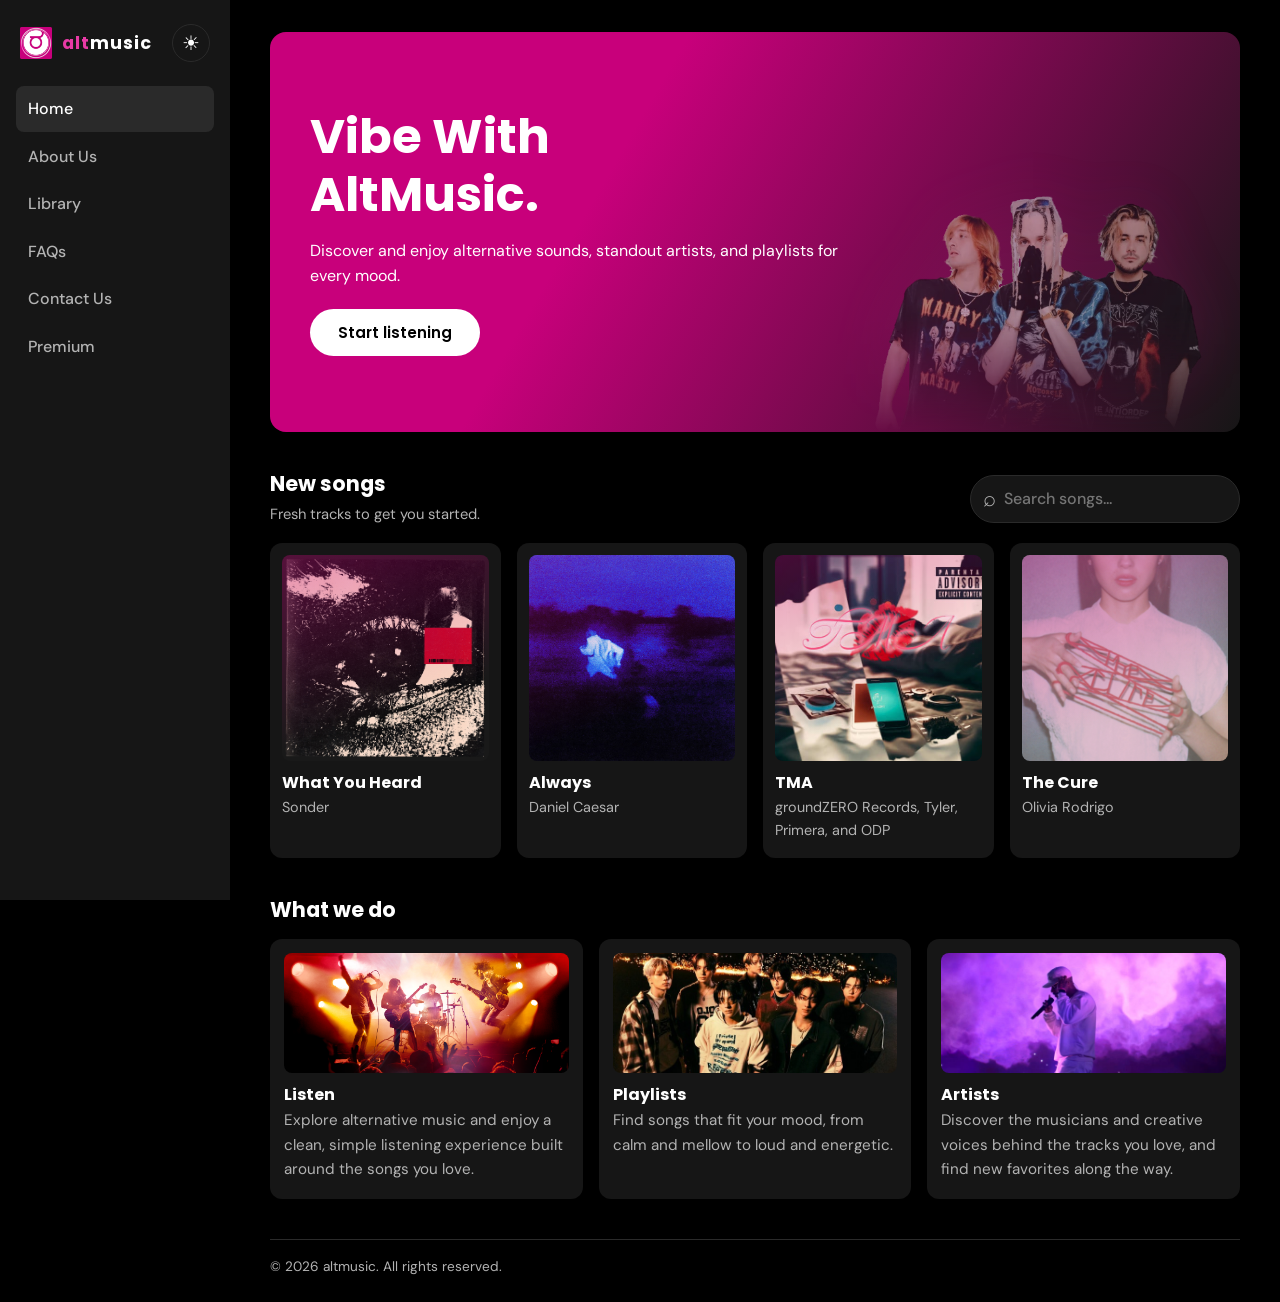
<file: index.html>
<!DOCTYPE html>
<html lang="en">
<head>
  <meta charset="UTF-8">
  <meta name="viewport" content="width=device-width, initial-scale=1.0">
  <title>AltMusic - Home</title>
  <link rel="stylesheet" href="https://fonts.googleapis.com/css2?family=DM+Sans:wght@400;500&family=Poppins:wght@600;700&display=swap">
  <link rel="stylesheet" href="style.css">
</head>
<body>
  <input type="checkbox" id="mode" class="mode-toggle" aria-label="Light mode">

  <div class="layout">
    <aside class="sidebar">
      <div class="brand-row">
        <a class="brand" href="index.html"><img src="images/Logo1.png" alt="" width="32" height="32"><div><span>alt</span>music</div></a>
        <label class="toggle" for="mode" title="Switch light/dark mode" aria-label="Switch light/dark mode"><span class="sun-icon">☀</span><span class="moon-icon">☾</span></label>
      </div>

      <nav>
        <a href="index.html" aria-current="page">Home</a>
        <a href="about.html">About Us</a>
        <a href="library.html">Library</a>
        <a href="faq.html">FAQs</a>
        <a href="contact.html">Contact Us</a>
        <a href="premium.html">Premium</a>
      </nav>
    </aside>

    <main>
      <section class="hero">
        <div class="hero-content">
          <h1>Vibe With AltMusic.</h1>
          <p>Discover and enjoy alternative sounds, standout artists, and playlists for every mood.</p>
          <a class="btn" href="library.html">Start listening</a>
        </div>

        <img src="images/ArtistCover.png" alt="Artist" class="hero-artist">
      </section>

      <section>
        <div class="songs-heading">
          <div>
            <h2>New songs</h2>
            <p class="section-note">Fresh tracks to get you started.</p>
          </div>

          <label class="search-box">
            <span aria-hidden="true">⌕</span>
            <input type="search" placeholder="Search songs..." aria-label="Search songs">
          </label>
        </div>

        <div class="songs">
          <article class="song">
            <div class="cover"><img src="images/Song1.jpg" alt="What You Heard cover"></div>
            <h3>What You Heard</h3>
            <p>Sonder</p>
          </article>

          <article class="song">
            <div class="cover"><img src="images/Song2.jpg" alt="Always cover"></div>
            <h3>Always</h3>
            <p>Daniel Caesar</p>
          </article>

          <article class="song">
            <div class="cover"><img src="images/Song3.jpg" alt="TMA cover"></div>
            <h3>TMA</h3>
            <p>groundZERO Records, Tyler, Primera, and ODP</p>
          </article>

          <article class="song">
            <div class="cover"><img src="images/Song4.png" alt="The Cure cover"></div>
            <h3>The Cure</h3>
            <p>Olivia Rodrigo</p>
          </article>
        </div>
      </section>

      <section>
        <h2>What we do</h2>

        <div class="cards">
          <div class="card">
            <div class="art">
              <img src="images/Listen.png" alt="Listen to alternative music">
            </div>
            <h3>Listen</h3>
            <p>Explore alternative music and enjoy a clean, simple listening experience built around the songs you love.</p>
          </div>

          <div class="card">
            <div class="art">
              <img src="images/Playlists" alt="Music playlists">
            </div>
            <h3>Playlists</h3>
            <p>Find songs that fit your mood, from calm and mellow to loud and energetic.</p>
          </div>

          <div class="card">
            <div class="art">
              <img src="images/Artists.jpg" alt="Music artists">
            </div>
            <h3>Artists</h3>
            <p>Discover the musicians and creative voices behind the tracks you love, and find new favorites along the way.</p>
          </div>
        </div>
      </section>

      <footer>&copy; 2026 altmusic. All rights reserved.</footer>
    </main>
  </div>
</body>
</html>
</file>
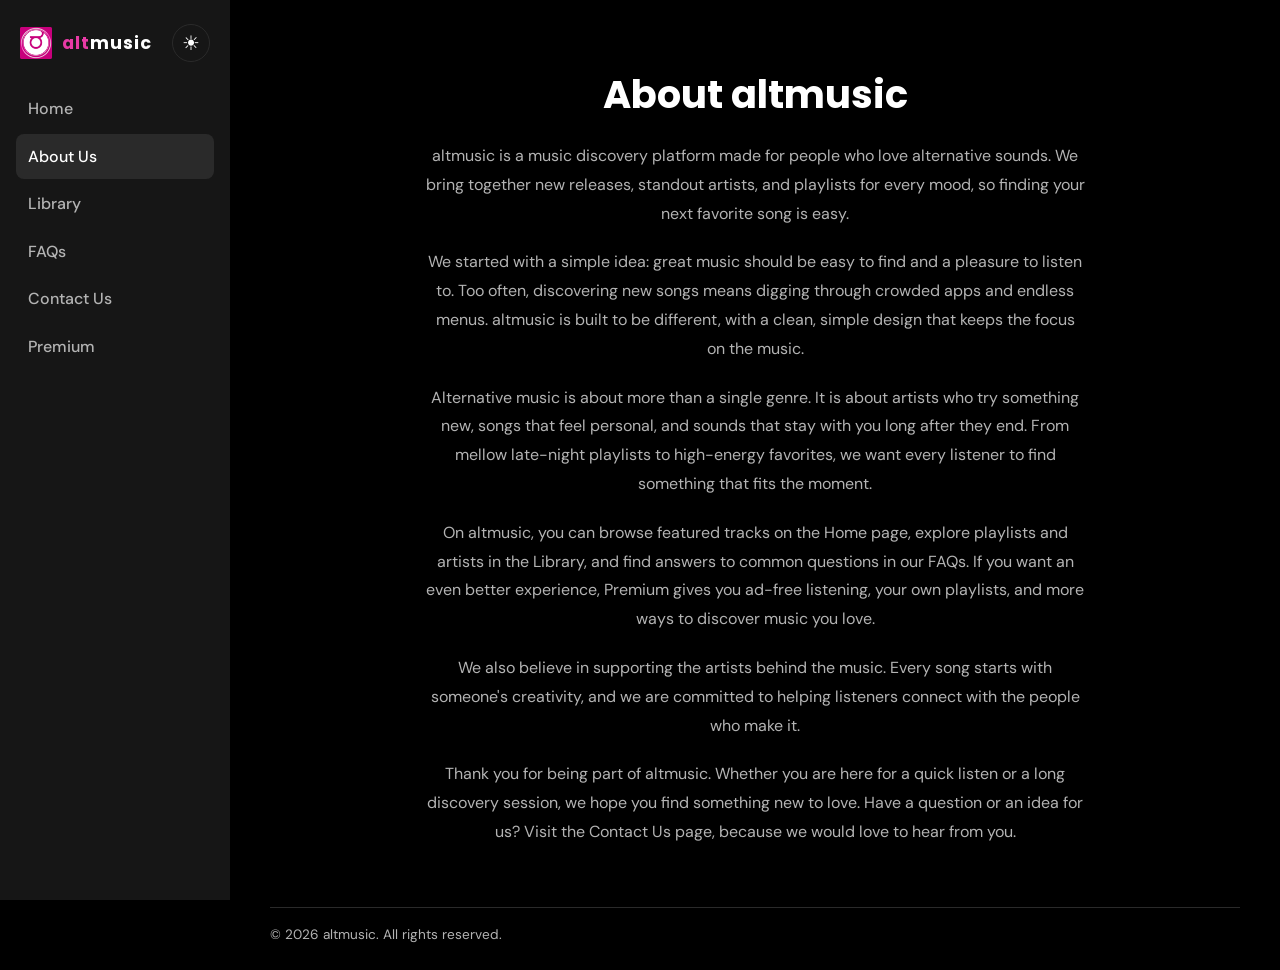
<file: about.html>
<!DOCTYPE html>
<html lang="en">
<head>
  <meta charset="UTF-8">
  <meta name="viewport" content="width=device-width, initial-scale=1.0">
  <title>Altmusic - About</title>
  <link rel="stylesheet" href="https://fonts.googleapis.com/css2?family=DM+Sans:wght@400;500&family=Poppins:wght@600;700&display=swap">
  <link rel="stylesheet" href="style.css">
</head>
<body>

  <input type="checkbox" id="mode" class="mode-toggle" aria-label="Light mode">

  <div class="layout">
    <aside class="sidebar">
      <div class="brand-row">
        <a class="brand" href="index.html"><img src="images/Logo1.png" alt="" width="32" height="32"><div><span>alt</span>music</div></a>
        <label class="toggle" for="mode" title="Switch light/dark mode" aria-label="Switch light/dark mode"><span class="sun-icon">☀</span><span class="moon-icon">☾</span></label>
      </div>
      <nav><a href="index.html">Home</a><a href="about.html" aria-current="page">About Us</a><a href="library.html">Library</a><a href="faq.html">FAQs</a><a href="contact.html">Contact Us</a><a href="premium.html">Premium</a></nav>
    </aside>

    <main>
      <section class="centered">
        <h1>About altmusic</h1>
        <p style="margin-top:16px">altmusic is a music discovery platform made for people who love alternative sounds. We bring together new releases, standout artists, and playlists for every mood, so finding your next favorite song is easy.</p>
        <p>We started with a simple idea: great music should be easy to find and a pleasure to listen to. Too often, discovering new songs means digging through crowded apps and endless menus. altmusic is built to be different, with a clean, simple design that keeps the focus on the music.</p>
        <p>Alternative music is about more than a single genre. It is about artists who try something new, songs that feel personal, and sounds that stay with you long after they end. From mellow late-night playlists to high-energy favorites, we want every listener to find something that fits the moment.</p>
        <p>On altmusic, you can browse featured tracks on the Home page, explore playlists and artists in the Library, and find answers to common questions in our FAQs. If you want an even better experience, Premium gives you ad-free listening, your own playlists, and more ways to discover music you love.</p>
        <p>We also believe in supporting the artists behind the music. Every song starts with someone's creativity, and we are committed to helping listeners connect with the people who make it.</p>
        <p>Thank you for being part of altmusic. Whether you are here for a quick listen or a long discovery session, we hope you find something new to love. Have a question or an idea for us? Visit the Contact Us page, because we would love to hear from you.</p>
      </section>

      <footer>&copy; 2026 altmusic. All rights reserved.</footer>
    </main>
  </div>
</body>
</html>
</file>
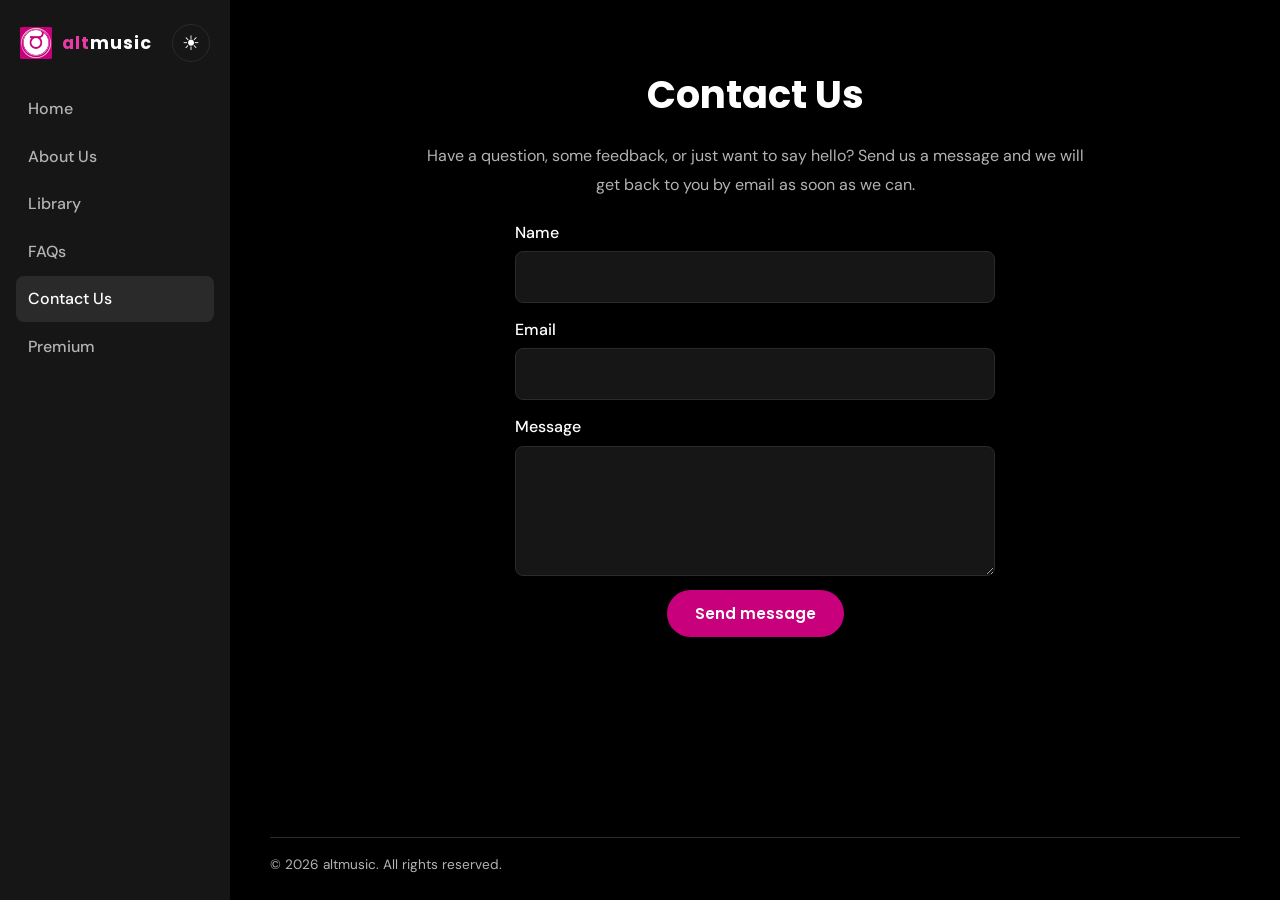
<file: contact.html>
<!DOCTYPE html>
<html lang="en">
<head>
  <meta charset="UTF-8">
  <meta name="viewport" content="width=device-width, initial-scale=1.0">
  <title>AltMusic - Contacts</title>
  <link rel="stylesheet" href="https://fonts.googleapis.com/css2?family=DM+Sans:wght@400;500&family=Poppins:wght@600;700&display=swap">
  <link rel="stylesheet" href="style.css">
</head>
<body>
  <input type="checkbox" id="mode" class="mode-toggle" aria-label="Light mode">

  <div class="layout">
    <aside class="sidebar">
      <div class="brand-row">
        <a class="brand" href="index.html"><img src="images/Logo1.png" alt="" width="32" height="32"><div><span>alt</span>music</div></a>
        <label class="toggle" for="mode" title="Switch light/dark mode" aria-label="Switch light/dark mode"><span class="sun-icon">☀</span><span class="moon-icon">☾</span></label>
      </div>

      <nav><a href="index.html">Home</a><a href="about.html">About Us</a><a href="library.html">Library</a><a href="faq.html">FAQs</a><a href="contact.html" aria-current="page">Contact Us</a><a href="premium.html">Premium</a></nav>
    </aside>

    <main>
      <section class="centered">
        <h1>Contact Us</h1>
        <p style="margin-top:16px">Have a question, some feedback, or just want to say hello? Send us a message and we will get back to you by email as soon as we can.</p>
        <form action="#" method="post">
          <label>Name <input type="text" name="name" required></label>
          <label>Email <input type="email" name="email" required></label>
          <label>Message <textarea name="message" required></textarea></label>
          <button class="btn" type="submit">Send message</button>
        </form>
      </section>
      
      <footer>&copy; 2026 altmusic. All rights reserved.</footer>
    </main>
  </div>
</body>
</html>
</file>
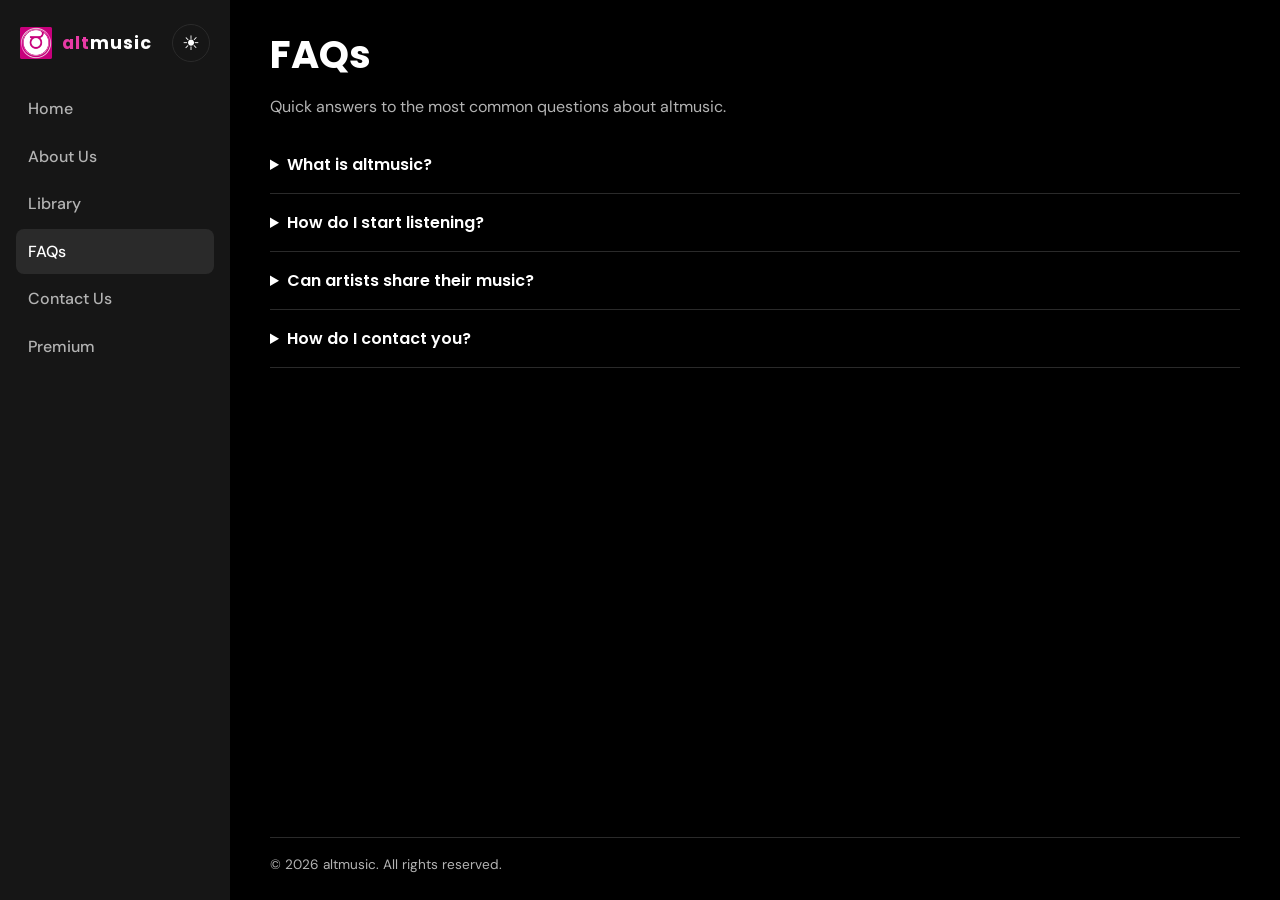
<file: faq.html>
<!DOCTYPE html>
<html lang="en">
<head>
  <meta charset="UTF-8">
  <meta name="viewport" content="width=device-width, initial-scale=1.0">
  <title>AltMusic - FAQs</title>
  <link rel="stylesheet" href="https://fonts.googleapis.com/css2?family=DM+Sans:wght@400;500&family=Poppins:wght@600;700&display=swap">
  <link rel="stylesheet" href="style.css">
</head>
<body>
  <input type="checkbox" id="mode" class="mode-toggle" aria-label="Light mode">

  <div class="layout">
    <aside class="sidebar">
      <div class="brand-row">
        <a class="brand" href="index.html"><img src="images/Logo1.png" alt="" width="32" height="32"><div><span>alt</span>music</div></a>
        <label class="toggle" for="mode" title="Switch light/dark mode" aria-label="Switch light/dark mode"><span class="sun-icon">☀</span><span class="moon-icon">☾</span></label>
      </div>
      <nav><a href="index.html">Home</a><a href="about.html">About Us</a><a href="library.html">Library</a><a href="faq.html" aria-current="page">FAQs</a><a href="contact.html">Contact Us</a><a href="premium.html">Premium</a></nav>
    </aside>

    <main>
      <section>
        <h1>FAQs</h1>
        <p style="margin-top:16px">Quick answers to the most common questions about altmusic.</p>
        <div style="margin-top:16px">
          <details><summary>What is altmusic?</summary><p>altmusic is a music discovery platform for alternative sounds. Browse new songs, explore artists and playlists, and find music for every mood, all in one place.</p></details>
          <details><summary>How do I start listening?</summary><p>Select Start listening on the Home page or visit the Library to browse songs, playlists, and artists.</p></details>
          <details><summary>Can artists share their music?</summary><p>We love hearing from artists. Send us a message on the Contact Us page with a link to your music and we will be in touch.</p></details>
          <details><summary>How do I contact you?</summary><p>Use the form on the Contact Us page and we will reply by email.</p></details>
        </div>
      </section>

      <footer>&copy; 2026 altmusic. All rights reserved.</footer>
    </main>
  </div>
</body>
</html>
</file>
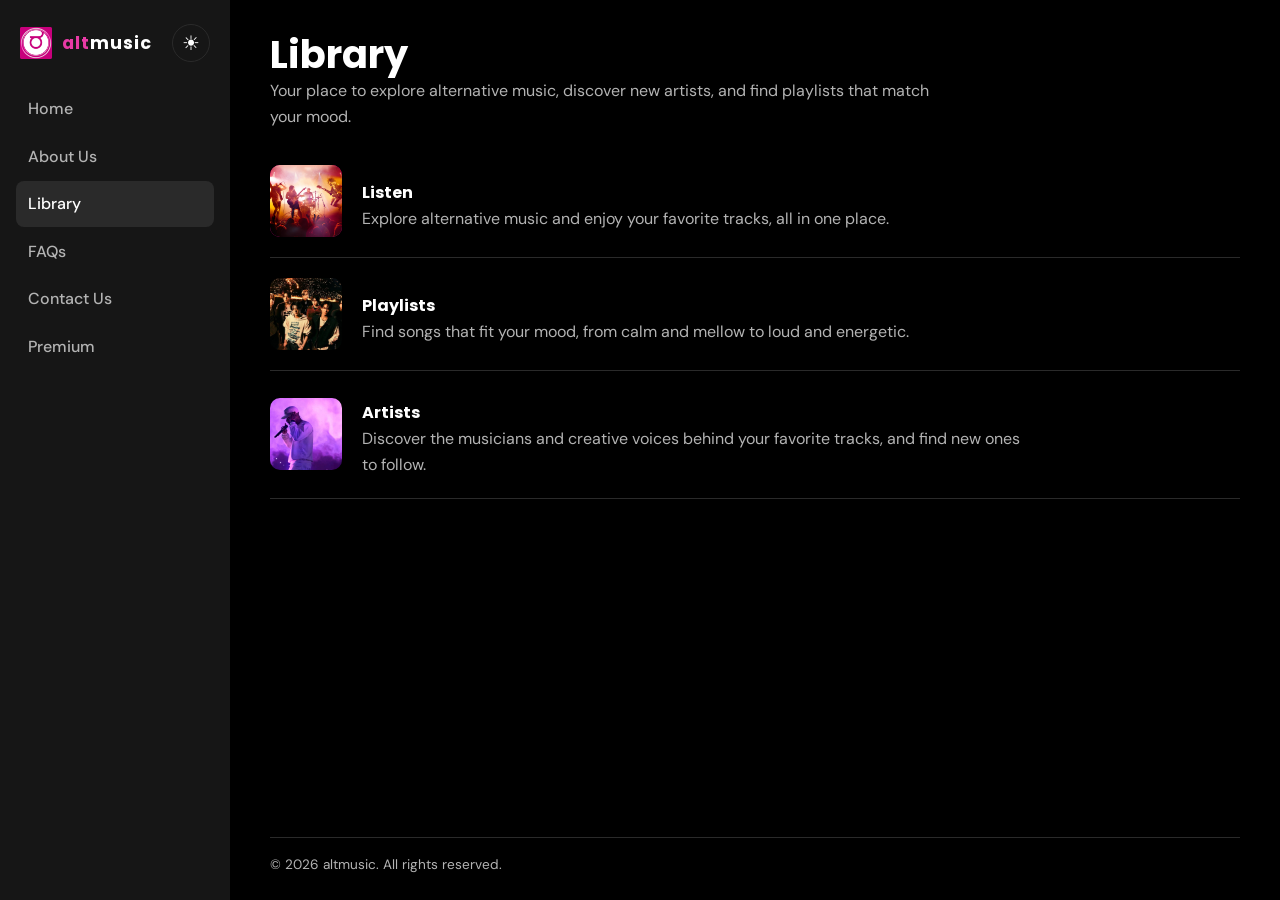
<file: library.html>
<!DOCTYPE html>
<html lang="en">
<head>
    <meta charset="UTF-8">
    <meta name="viewport" content="width=device-width, initial-scale=1.0">
    <title>AltMusic - Library</title>
    <link rel="stylesheet" href="https://fonts.googleapis.com/css2?family=DM+Sans:wght@400;500&family=Poppins:wght@600;700&display=swap">
    <link rel="stylesheet" href="style.css">
</head>
<body>
    <input type="checkbox" id="mode" class="mode-toggle" aria-label="Light mode">

    <div class="layout">
        <aside class="sidebar">
            <div class="brand-row">
                <a class="brand" href="index.html">
                    <img src="images/Logo1.png" alt="" width="32" height="32">
                    <div><span>alt</span>music</div>
                </a>

                <label class="toggle" for="mode" title="Switch light/dark mode" aria-label="Switch light/dark mode">
                    <span class="sun-icon">☀</span>
                    <span class="moon-icon">☾</span>
                </label>
            </div>

            <nav>
                <a href="index.html">Home</a>
                <a href="about.html">About Us</a>
                <a href="library.html" aria-current="page">Library</a>
                <a href="faq.html">FAQs</a>
                <a href="contact.html">Contact Us</a>
                <a href="premium.html">Premium</a>
            </nav>
        </aside>

        <main>
            <section>
                <h1>Library</h1>
                <p>Your place to explore alternative music, discover new artists, and find playlists that match your mood.</p>

                <div class="rows" style="margin-top: 16px;">
                    <div class="row">
                        <div class="art">
                            <img src="images/Listen.png" alt="Listen to alternative music">
                        </div>
                        <div>
                            <h3>Listen</h3>
                            <p>Explore alternative music and enjoy your favorite tracks, all in one place.</p>
                        </div>
                    </div>

                    <div class="row">
                        <div class="art">
                            <img src="images/Playlists" alt="Music playlists">
                        </div>
                        <div>
                            <h3>Playlists</h3>
                            <p>Find songs that fit your mood, from calm and mellow to loud and energetic.</p>
                        </div>
                    </div>

                    <div class="row">
                        <div class="art">
                            <img src="images/Artists.jpg" alt="Music artists">
                        </div>
                        <div>
                            <h3>Artists</h3>
                            <p>Discover the musicians and creative voices behind your favorite tracks, and find new ones to follow.</p>
                        </div>
                    </div>
                </div>
            </section>

            <footer>&copy; 2026 altmusic. All rights reserved.</footer>
        </main>
    </div>
</body>
</html>
</file>
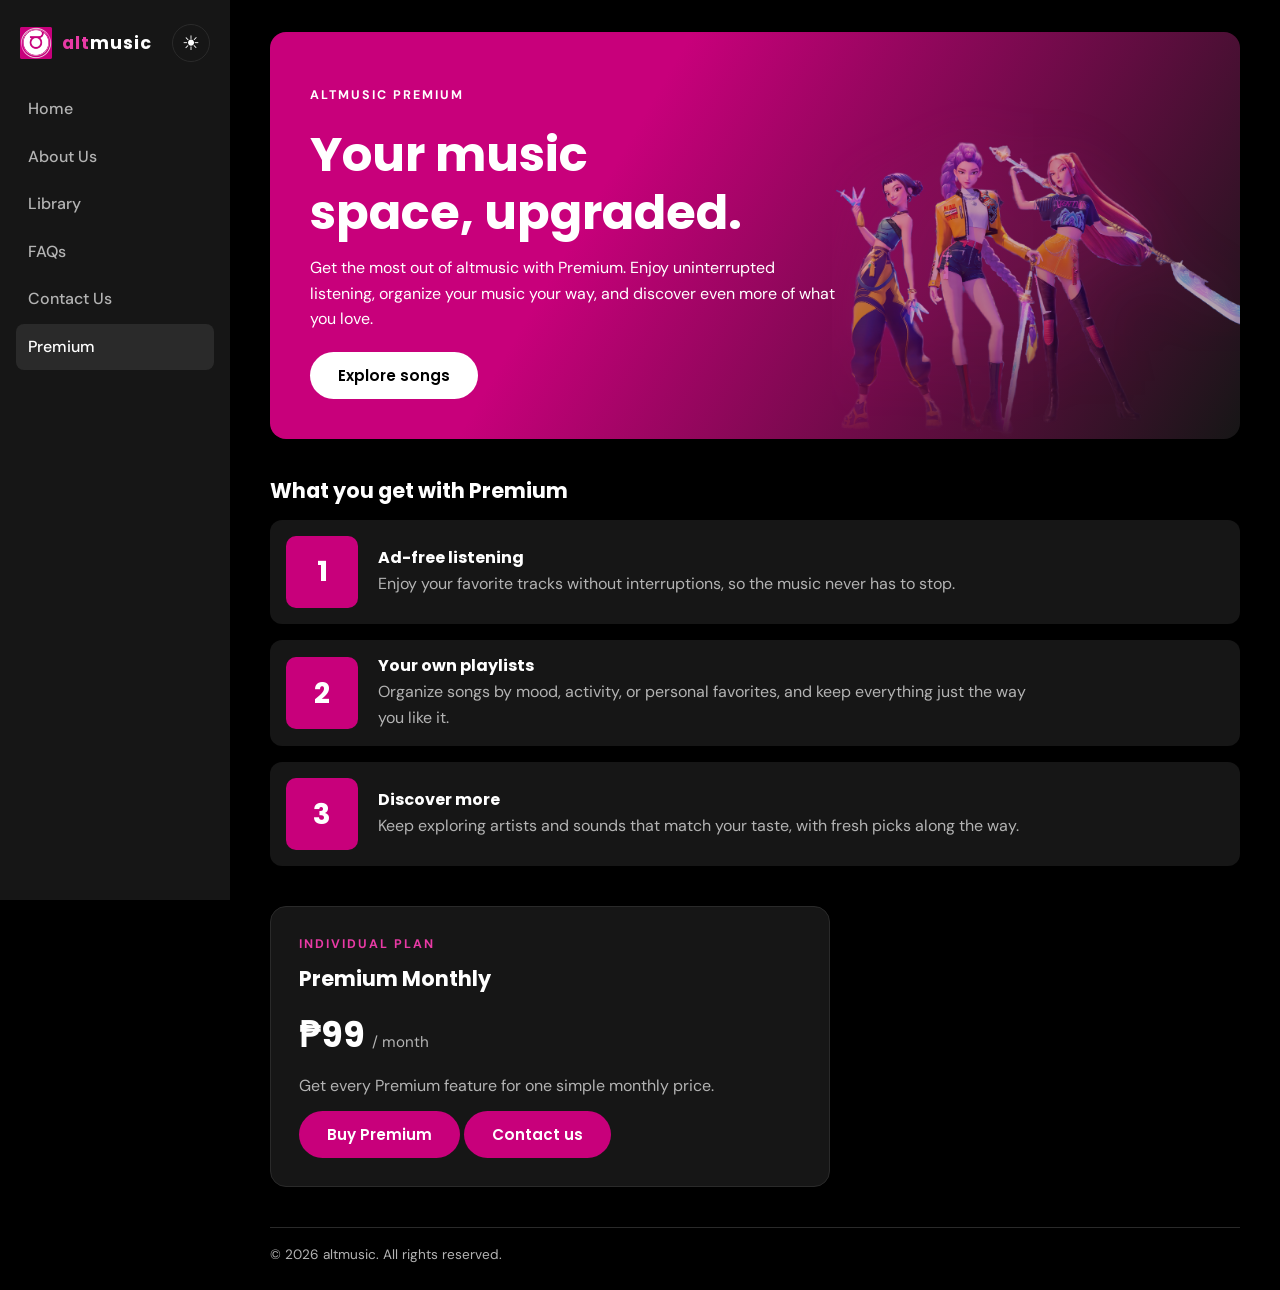
<file: premium.html>
<!DOCTYPE html>
<html lang="en">
<head>
  <meta charset="UTF-8">
  <meta name="viewport" content="width=device-width, initial-scale=1.0">
  <title>AltMusic - Premium</title>
  <link rel="stylesheet" href="https://fonts.googleapis.com/css2?family=DM+Sans:wght@400;500&family=Poppins:wght@600;700&display=swap">
  <link rel="stylesheet" href="style.css">
</head>
<body>
  <input type="checkbox" id="mode" class="mode-toggle" aria-label="Light mode">
  <div class="layout">
    <aside class="sidebar">
      <div class="brand-row">
        <a class="brand" href="index.html"><img src="images/Logo1.png" alt="" width="32" height="32"><div><span>alt</span>music</div></a>
        <label class="toggle" for="mode" title="Switch light/dark mode" aria-label="Switch light/dark mode"><span class="sun-icon">☀</span><span class="moon-icon">☾</span></label>
      </div>
      <nav><a href="index.html">Home</a><a href="about.html">About Us</a><a href="library.html">Library</a><a href="faq.html">FAQs</a><a href="contact.html">Contact Us</a><a href="premium.html" aria-current="page">Premium</a></nav>
    </aside>
    <main>
            <section class="hero">
        <div class="hero-content">
          <p class="eyebrow">ALTMUSIC PREMIUM</p>
          <h1>Your music space, upgraded.</h1>
          <p>Get the most out of altmusic with Premium. Enjoy uninterrupted listening, organize your music your way, and discover even more of what you love.</p>
          <a class="btn" href="index.html">Explore songs</a>
        </div>
        <img src="images/E-ArtistCover.png" alt="Artist" class="hero-artist">
      </section>
            <section>
        <h2>What you get with Premium</h2>
        <div class="perks">
          <div class="perk">
            <div class="perk-number">1</div>
            <div>
              <h3>Ad-free listening</h3>
              <p>Enjoy your favorite tracks without interruptions, so the music never has to stop.</p>
            </div>
          </div>
          <div class="perk">
            <div class="perk-number">2</div>
            <div>
              <h3>Your own playlists</h3>
              <p>Organize songs by mood, activity, or personal favorites, and keep everything just the way you like it.</p>
            </div>
          </div>
          <div class="perk">
            <div class="perk-number">3</div>
            <div>
              <h3>Discover more</h3>
              <p>Keep exploring artists and sounds that match your taste, with fresh picks along the way.</p>
            </div>
          </div>
        </div>
      </section>
      <section class="premium-plan">
        <p class="eyebrow">INDIVIDUAL PLAN</p>
        <h2>Premium Monthly</h2>
        <p class="price">₱99 <span>/ month</span></p>
        <p>Get every Premium feature for one simple monthly price.</p>
        <div class="plan-buttons">
  <button class="btn" type="button" disabled>Buy Premium</button>
  <a class="btn" href="contact.html">Contact us</a>
</div>
      </section>
      <footer>&copy; 2026 altmusic. All rights reserved.</footer>
    </main>
  </div>
</body>
</html>
</file>
<file: style.css>
/* Dark mode */
:root {
    --bg: #000000;
    --fg: #ffffff;
    --card: #161616;
    --mut: #b3b3b3;
    --line: #2a2a2a;
    --acc: #e83aa5;
    --magenta: #c8007b;
}

/* Light mode */
body:has(#mode:checked) {
    --bg: #ffffff;
    --fg: #000000;
    --card: #f3f0f3;
    --mut: #595959;
    --line: #e2dde2;
    --acc: #c8007b;
}

* {
    box-sizing: border-box;
}

body {
    margin: 0;
    background: var(--bg);
    color: var(--fg);
    font-family: "DM Sans", Helvetica, Arial, sans-serif;
    line-height: 1.6;
}

h1,
h2,
h3 {
    font-family: "Poppins", Helvetica, Arial, sans-serif;
    margin: 0;
    line-height: 1.2;
}

h1 {
    font-size: 2.4rem;
}

h2 {
    font-size: 1.3rem;
    margin-bottom: 16px;
}

h3 {
    font-size: 1rem;
    margin: 12px 0 4px;
}

p {
    margin: 0 0 12px;
    color: var(--mut);
    max-width: 60ch;
}

a {
    color: var(--acc);
}

.mode-toggle {
    position: absolute;
    opacity: 0;
    width: 1px;
    height: 1px;
}

/* layout */
.layout {
    display: grid;
    grid-template-columns: 230px 1fr;
    min-height: 100vh;
}

.sidebar {
    background: var(--card);
    padding: 24px 16px;
    display: flex;
    flex-direction: column;
    gap: 4px;
    position: sticky;
    top: 0;
    height: 100vh;
}

.brand-row {
    display: flex;
    align-items: center;
    justify-content: space-between;
    gap: 8px;
    margin: 0 4px 20px;
}

.brand {
    display: flex;
    align-items: center;
    gap: 10px;
    margin: 0;
    text-decoration: none;
    color: var(--fg);
    font: 700 1.1rem "Poppins", sans-serif;
    letter-spacing: 1px;
}

.brand span {
    color: var(--acc);
}

.sidebar nav {
    display: flex;
    flex-direction: column;
    gap: 2px;
}

.sidebar nav a {
    color: var(--mut);
    text-decoration: none;
    padding: 10px 12px;
    border-radius: 8px;
    font-weight: 500;
}

.sidebar nav a:hover {
    color: var(--fg);
}

.sidebar nav a[aria-current="page"] {
    color: var(--fg);
    background: var(--line);
}

.toggle {
    display: inline-flex;
    align-items: center;
    justify-content: center;
    flex: 0 0 38px;
    width: 38px;
    height: 38px;
    padding: 0;
    border: 1px solid var(--line);
    border-radius: 50%;
    color: var(--fg);
    font-size: 1.25rem;
    cursor: pointer;
    transition: transform 0.25s ease, border-color 0.25s ease, background 0.25s ease;
}

.toggle:hover {
    border-color: var(--acc);
    transform: rotate(12deg);
}

.moon-icon {
    display: none;
}

body:has(#mode:checked) .moon-icon {
    display: inline;
}

body:has(#mode:checked) .sun-icon {
    display: none;
}

a:focus-visible,
button:focus-visible,
input:focus-visible,
textarea:focus-visible,
summary:focus-visible,
.mode-toggle:focus-visible ~ .layout .toggle {
    outline: 3px solid var(--acc);
    outline-offset: 2px;
}

/* Main */
main {
    padding: 32px 40px 24px;
    display: flex;
    flex-direction: column;
    gap: 40px;
}

/* Animation */
main > section {
    animation: fade-up 0.65s ease both;
}

main > section:nth-of-type(2) {
    animation-delay: 0.08s;
}

main > section:nth-of-type(3) {
    animation-delay: 0.16s;
}

@keyframes fade-up {
    from {
        opacity: 0;
        transform: translateY(14px);
    }

    to {
        opacity: 1;
        transform: translateY(0);
    }
}

/* Hero*/
.hero {
    background: linear-gradient(120deg, var(--magenta) 35%, var(--card) 100%);
    color: #fff;
    border-radius: 16px;
    padding: 40px;
    display: flex;
    flex-direction: row;
    align-items: center;
    justify-content: space-between;
    gap: 24px;
    position: relative;
    overflow: hidden;
    isolation: isolate;
    min-height: 330px;
}

.hero-content {
    flex: 1;
    min-width: 0;
    position: relative;
    z-index: 2;
}

.hero h1 {
    max-width: 14ch;
    font-size: 3rem;
}

.hero p {
    color: #fff;
    max-width: 48ch;
    margin: 14px 0 20px;
}

/* Artist Cover*/
.hero-artist {
    width: 320px;
    height: 360px;
    transform: scale(1.3);
    transform-origin: center bottom;
    flex: 0 0 auto;
    object-fit: contain;
    object-position: center bottom;
    align-self: flex-end;
    margin-bottom: -40px;
    opacity: 0.65;
    pointer-events: none;
    position: relative;
    z-index: 1;
    filter: drop-shadow(0 0 24px rgba(232, 58, 165, 0.18));
    -webkit-mask-image: linear-gradient(to bottom, #000 75%, transparent 100%);
    mask-image: linear-gradient(to bottom, #000 75%, transparent 100%);
}

/* Buttons */
.btn {
    display: inline-block;
    font: 600 0.95rem "Poppins", sans-serif;
    text-decoration: none;
    background: var(--magenta);
    color: #fff;
    border: 0;
    border-radius: 999px;
    padding: 12px 28px;
    cursor: pointer;
    transition: transform 0.2s ease, filter 0.2s ease;
}

.hero .btn {
    background: #fff;
    color: #000;
}

.btn:hover {
    filter: brightness(1.1);
    transform: translateY(-2px);
}

/* Song backgrounds */
.cards {
    display: grid;
    grid-template-columns: repeat(3, 1fr);
    gap: 16px;
}

.card {
    background: var(--card);
    border-radius: 12px;
    padding: 14px 14px 18px;
    transition: transform 0.25s ease, box-shadow 0.25s ease;
}

.card:hover {
    transform: translateY(-5px);
    box-shadow: 0 12px 28px rgba(200, 0, 123, 0.12);
}

.card .art {
    height: 120px;
    border-radius: 8px;
    background: var(--magenta);
}

.card:nth-child(2) .art {
    background: #8a0055;
}

.card:nth-child(3) .art {
    background: #e040a0;
}

.card p {
    margin: 0;
    font-size: 0.95rem;
}

/* Song images */
.art {
    width: 100%;
    height: 200px;
    overflow: hidden;
    border-radius: 12px;
}

.art img {
    width: 100%;
    height: 100%;
    object-fit: cover;
    display: block;
}

/* Rows */
.rows {
    display: flex;
    flex-direction: column;
}

.row {
    display: grid;
    grid-template-columns: 72px 1fr;
    gap: 20px;
    padding: 20px 0;
    border-bottom: 1px solid var(--line);
    align-items: center;
}

.row .art {
    width: 72px;
    height: 72px;
    border-radius: 10px;
    background: var(--magenta);
}

.row:nth-child(2) .art {
    background: #8a0055;
}

.row:nth-child(3) .art {
    background: #e040a0;
}

.row p {
    margin: 0;
}

/* FAQ's*/
details {
    border-bottom: 1px solid var(--line);
    padding: 16px 0;
}

summary {
    cursor: pointer;
    font: 600 1rem "Poppins", sans-serif;
}

details p {
    margin: 10px 0 0;
}

/* Forms */
form {
    display: flex;
    flex-direction: column;
    gap: 14px;
    max-width: 480px;
}

label {
    font-weight: 500;
    display: flex;
    flex-direction: column;
    gap: 6px;
}

input,
textarea {
    font: inherit;
    color: var(--fg);
    background: var(--card);
    border: 1px solid var(--line);
    border-radius: 8px;
    padding: 12px;
}

textarea {
    min-height: 130px;
    resize: vertical;
}

form .btn {
    align-self: flex-start;
}

/* Centered about and contact pagws */
.centered {
    width: 100%;
    max-width: 700px;
    margin: 0 auto;
    padding-top: 40px;
    text-align: center;
}

.centered h1 {
    margin-bottom: 24px;
}

.centered p {
    margin: 0 auto 20px;
    line-height: 1.8;
}

.centered form {
    margin: 0 auto;
}

.centered label {
    text-align: left;
}

.centered form .btn {
    align-self: center;
}
/* Footer */
footer {
    margin-top: auto;
    color: var(--mut);
    font-size: 0.85rem;
    padding-top: 16px;
    border-top: 1px solid var(--line);
}

/* Premium */
.hero .eyebrow {
    color: #fff;
}

.perks {
    display: flex;
    flex-direction: column;
    gap: 16px;
}

.perk {
    display: flex;
    align-items: center;
    gap: 20px;
    background: var(--card);
    border-radius: 12px;
    padding: 16px;
}

.perk-number {
    flex: 0 0 72px;
    width: 72px;
    height: 72px;
    display: flex;
    align-items: center;
    justify-content: center;
    background: var(--magenta);
    color: #fff;
    border-radius: 10px;
    font: 700 1.8rem "Poppins", sans-serif;
}

.perk h3 {
    margin: 0 0 4px;
}

.perk p {
    margin: 0;
}

.eyebrow {
    color: var(--fg);
    font-size: 0.78rem;
    font-weight: 700;
    letter-spacing: 0.16em;
}

.premium-plan {
    max-width: 560px;
    padding: 28px;
    border: 1px solid var(--line);
    border-radius: 16px;
    background: var(--card);
}

.premium-plan .eyebrow {
    color: var(--acc);
}

.price {
    color: var(--fg);
    font: 700 2.2rem "Poppins", sans-serif;
    margin: 12px 0;
}

.price span {
    color: var(--mut);
    font: 400 0.95rem "DM Sans", sans-serif;
}

/* Songs section */
.songs-heading {
    display: flex;
    align-items: center;
    justify-content: space-between;
    gap: 18px;
    margin-bottom: 16px;
}

.songs-heading h2 {
    margin-bottom: 6px;
}

.section-note {
    margin: 0;
    font-size: 0.92rem;
}

.search-box {
    display: flex;
    flex-direction: row;
    align-items: center;
    gap: 8px;
    width: min(100%, 270px);
    padding: 0 12px;
    background: var(--card);
    border: 1px solid var(--line);
    border-radius: 999px;
    color: var(--mut);
}

.search-box span {
    font-size: 1.35rem;
}

.search-box input {
    width: 100%;
    min-width: 0;
    padding: 10px 0;
    background: transparent;
    border: 0;
    outline: none;
}

.songs {
    display: grid;
    grid-template-columns: repeat(4, 1fr);
    gap: 16px;
}

.song {
    background: var(--card);
    border-radius: 12px;
    padding: 12px 12px 16px;
    transition: transform 0.25s ease, box-shadow 0.25s ease;
}

.song:hover {
    transform: translateY(-5px);
    box-shadow: 0 12px 28px rgba(200, 0, 123, 0.15);
}

.song p {
    margin: 0;
    font-size: 0.9rem;
}

/* Song covers */
.cover {
    position: relative;
    aspect-ratio: 1 / 1;
    border-radius: 8px;
    overflow: hidden;
    background: var(--magenta);
}

.cover img {
    width: 100%;
    height: 100%;
    object-fit: cover;
    display: block;
    transition: transform 0.4s ease;
}

.song:hover .cover img {
    transform: scale(1.04);
}

/* Pink overlays */
.cover::after {
    content: "";
    position: absolute;
    inset: 0;
    background: linear-gradient(
        160deg,
        rgba(200, 0, 123, 0.35),
        rgba(200, 0, 123, 0) 70%
    );
}

/* Responsive layout */
@media (max-width: 1000px) {
    .hero {
        padding: 32px;
        gap: 12px;
    }

    .hero h1 {
        font-size: 2.5rem;
    }

    .hero-artist {
        width: 220px;
        height: 280px;
    }

    .songs {
        grid-template-columns: repeat(2, 1fr);
    }
}

@media (max-width: 760px) {
    .layout {
        grid-template-columns: 1fr;
    }

    .sidebar {
        position: static;
        height: auto;
        flex-direction: row;
        flex-wrap: wrap;
        align-items: center;
        gap: 8px;
        padding: 16px;
    }

    .brand-row {
        margin: 0 4px 8px 0;
    }

    .brand {
        margin: 0;
    }

    .sidebar nav {
        flex-direction: row;
        flex-wrap: wrap;
    }

    .toggle {
        margin: 0;
    }

    .songs-heading {
        align-items: flex-start;
        flex-direction: column;
    }

    .search-box {
        width: 100%;
    }

    main {
        padding: 24px 16px;
    }

    .hero {
        padding: 30px 24px;
        min-height: 280px;
        gap: 8px;
    }

    .hero h1 {
        font-size: 2rem;
    }

    .hero p {
        font-size: 0.9rem;
    }

    .hero-artist {
        width: 140px;
        height: 220px;
        margin-bottom: -30px;
        opacity: 0.45;
    }

    .cards {
        grid-template-columns: 1fr;
    }
}

@media (max-width: 420px) {
    .hero {
        padding: 24px 18px;
    }

    .hero h1 {
        font-size: 1.7rem;
    }

    .hero-artist {
        width: 100px;
        height: 180px;
        margin-right: -12px;
    }

    .songs {
        grid-template-columns: repeat(2, minmax(0, 1fr));
        gap: 10px;
    }

    .song {
        padding: 8px 8px 12px;
    }
}

@media (prefers-reduced-motion: reduce) {
    *,
    *::before,
    *::after {
        animation-duration: 0.01ms !important;
        transition-duration: 0.01ms !important;
    }
}
</file>
